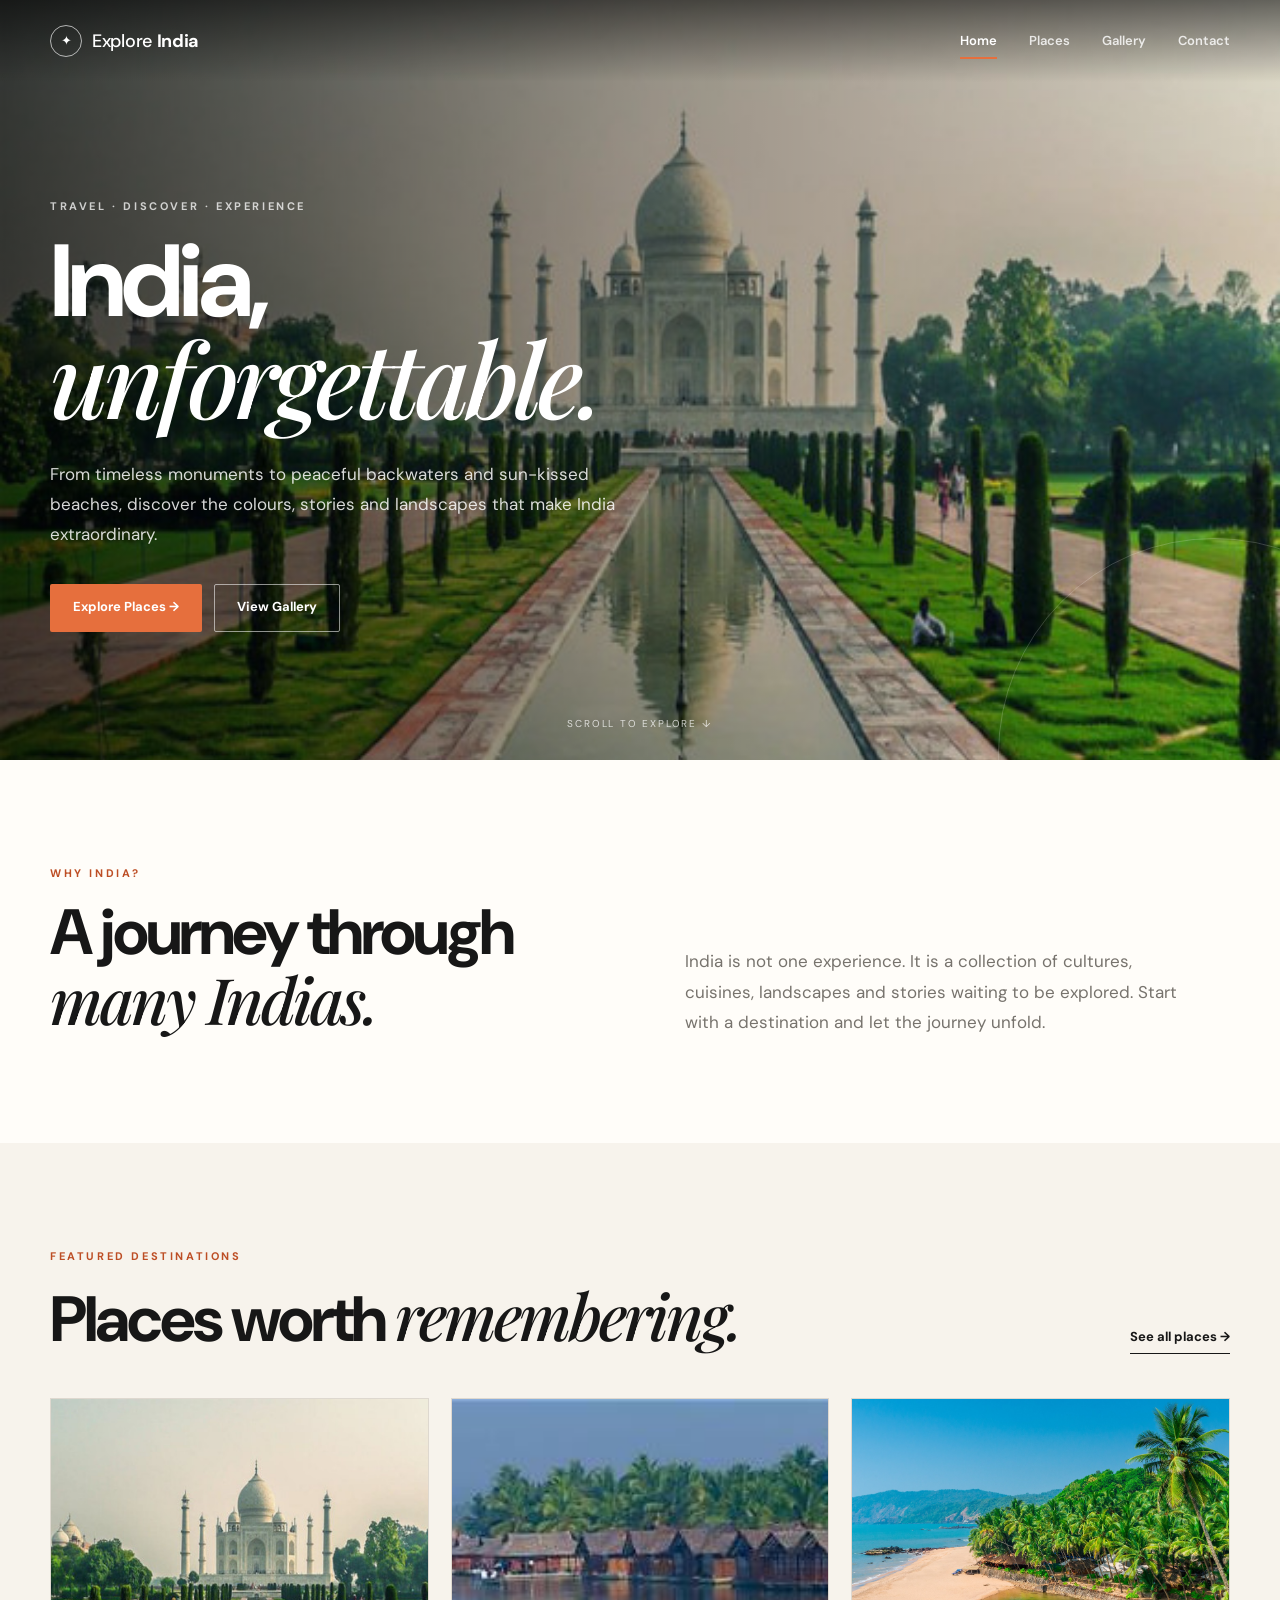
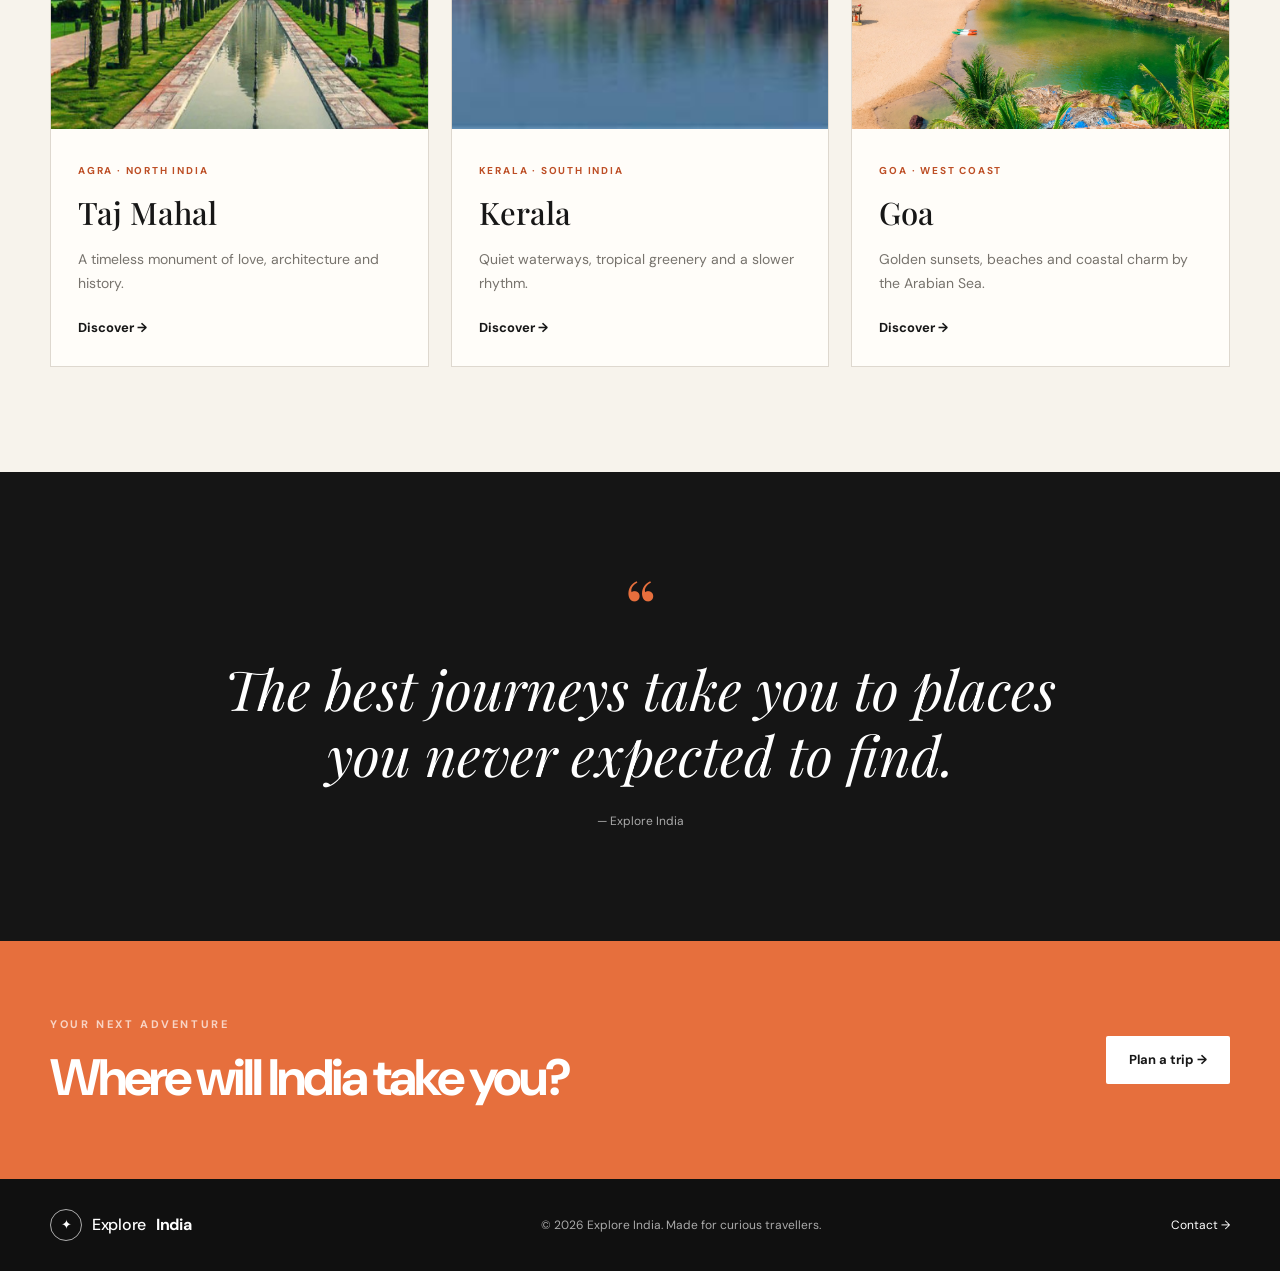
<file: index.html>
<!DOCTYPE html>
<html lang="en">
<head>
<meta charset="UTF-8">
<meta name="viewport" content="width=device-width, initial-scale=1.0">
<title>Explore India</title>
<link rel="stylesheet" href="css/style.css">
</head>
<body>

<header>
    <div class="navbar container">
        <a class="brand" href="index.html">
            <span class="brand-mark">✦</span>
            <span>Explore <strong>India</strong></span>
        </a>
        <button class="menu-toggle" aria-label="Open menu">☰</button>
        <nav class="nav-links">
            <a class="active" href="index.html">Home</a>
            <a href="places.html">Places</a>
            <a href="gallery.html">Gallery</a>
            <a href="contact.html">Contact</a>
        </nav>
    </div>
</header>

<main>
<section class="hero">
    <div class="hero-content container">
        <p class="eyebrow">TRAVEL · DISCOVER · EXPERIENCE</p>
        <h1>India,<br><em>unforgettable.</em></h1>
        <p class="hero-text">
            From timeless monuments to peaceful backwaters and sun-kissed beaches,
            discover the colours, stories and landscapes that make India extraordinary.
        </p>
        <div class="hero-actions">
            <a class="btn btn-primary" href="places.html">Explore Places →</a>
            <a class="btn btn-ghost" href="gallery.html">View Gallery</a>
        </div>
    </div>
    <div class="scroll-hint">Scroll to explore ↓</div>
</section>

<section class="intro section">
    <div class="container intro-grid">
        <div>
            <p class="eyebrow dark">WHY INDIA?</p>
            <h2>A journey through <em>many Indias.</em></h2>
        </div>
        <p class="intro-copy">
            India is not one experience. It is a collection of cultures, cuisines,
            landscapes and stories waiting to be explored. Start with a destination
            and let the journey unfold.
        </p>
    </div>
</section>

<section class="destinations section">
    <div class="container">
        <div class="section-heading">
            <div>
                <p class="eyebrow dark">FEATURED DESTINATIONS</p>
                <h2>Places worth <em>remembering.</em></h2>
            </div>
            <a class="text-link" href="places.html">See all places →</a>
        </div>

        <div class="destination-grid">
            <article class="destination-card">
                <div class="card-image"><img src="images/tajmahal.jpg" alt="Taj Mahal"></div>
                <div class="card-body">
                    <span>AGRA · NORTH INDIA</span>
                    <h3>Taj Mahal</h3>
                    <p>A timeless monument of love, architecture and history.</p>
                    <a href="places.html#agra">Discover →</a>
                </div>
            </article>

            <article class="destination-card">
                <div class="card-image"><img src="images/kerala.jpg" alt="Kerala backwaters"></div>
                <div class="card-body">
                    <span>KERALA · SOUTH INDIA</span>
                    <h3>Kerala</h3>
                    <p>Quiet waterways, tropical greenery and a slower rhythm.</p>
                    <a href="places.html#kerala">Discover →</a>
                </div>
            </article>

            <article class="destination-card">
                <div class="card-image"><img src="images/goa.jpeg" alt="Goa beach"></div>
                <div class="card-body">
                    <span>GOA · WEST COAST</span>
                    <h3>Goa</h3>
                    <p>Golden sunsets, beaches and coastal charm by the Arabian Sea.</p>
                    <a href="places.html#goa">Discover →</a>
                </div>
            </article>
        </div>
    </div>
</section>

<section class="quote-section">
    <div class="quote-box">
        <p class="quote-mark">“</p>
        <blockquote>The best journeys take you to places you never expected to find.</blockquote>
        <p>— Explore India</p>
    </div>
</section>

<section class="cta">
    <div class="container cta-box">
        <div>
            <p class="eyebrow">YOUR NEXT ADVENTURE</p>
            <h2>Where will India take you?</h2>
        </div>
        <a class="btn btn-light" href="contact.html">Plan a trip →</a>
    </div>
</section>
</main>

<footer class="footer">
    <div class="container footer-inner">
        <a class="brand footer-brand" href="index.html"><span class="brand-mark">✦</span> Explore <strong>India</strong></a>
        <p>© 2026 Explore India. Made for curious travellers.</p>
        <a href="contact.html">Contact →</a>
    </div>
</footer>

<script>
const toggle=document.querySelector('.menu-toggle');
const nav=document.querySelector('.nav-links');
if(toggle) toggle.addEventListener('click',()=>nav.classList.toggle('open'));
</script>
</body>
</html>
</file>
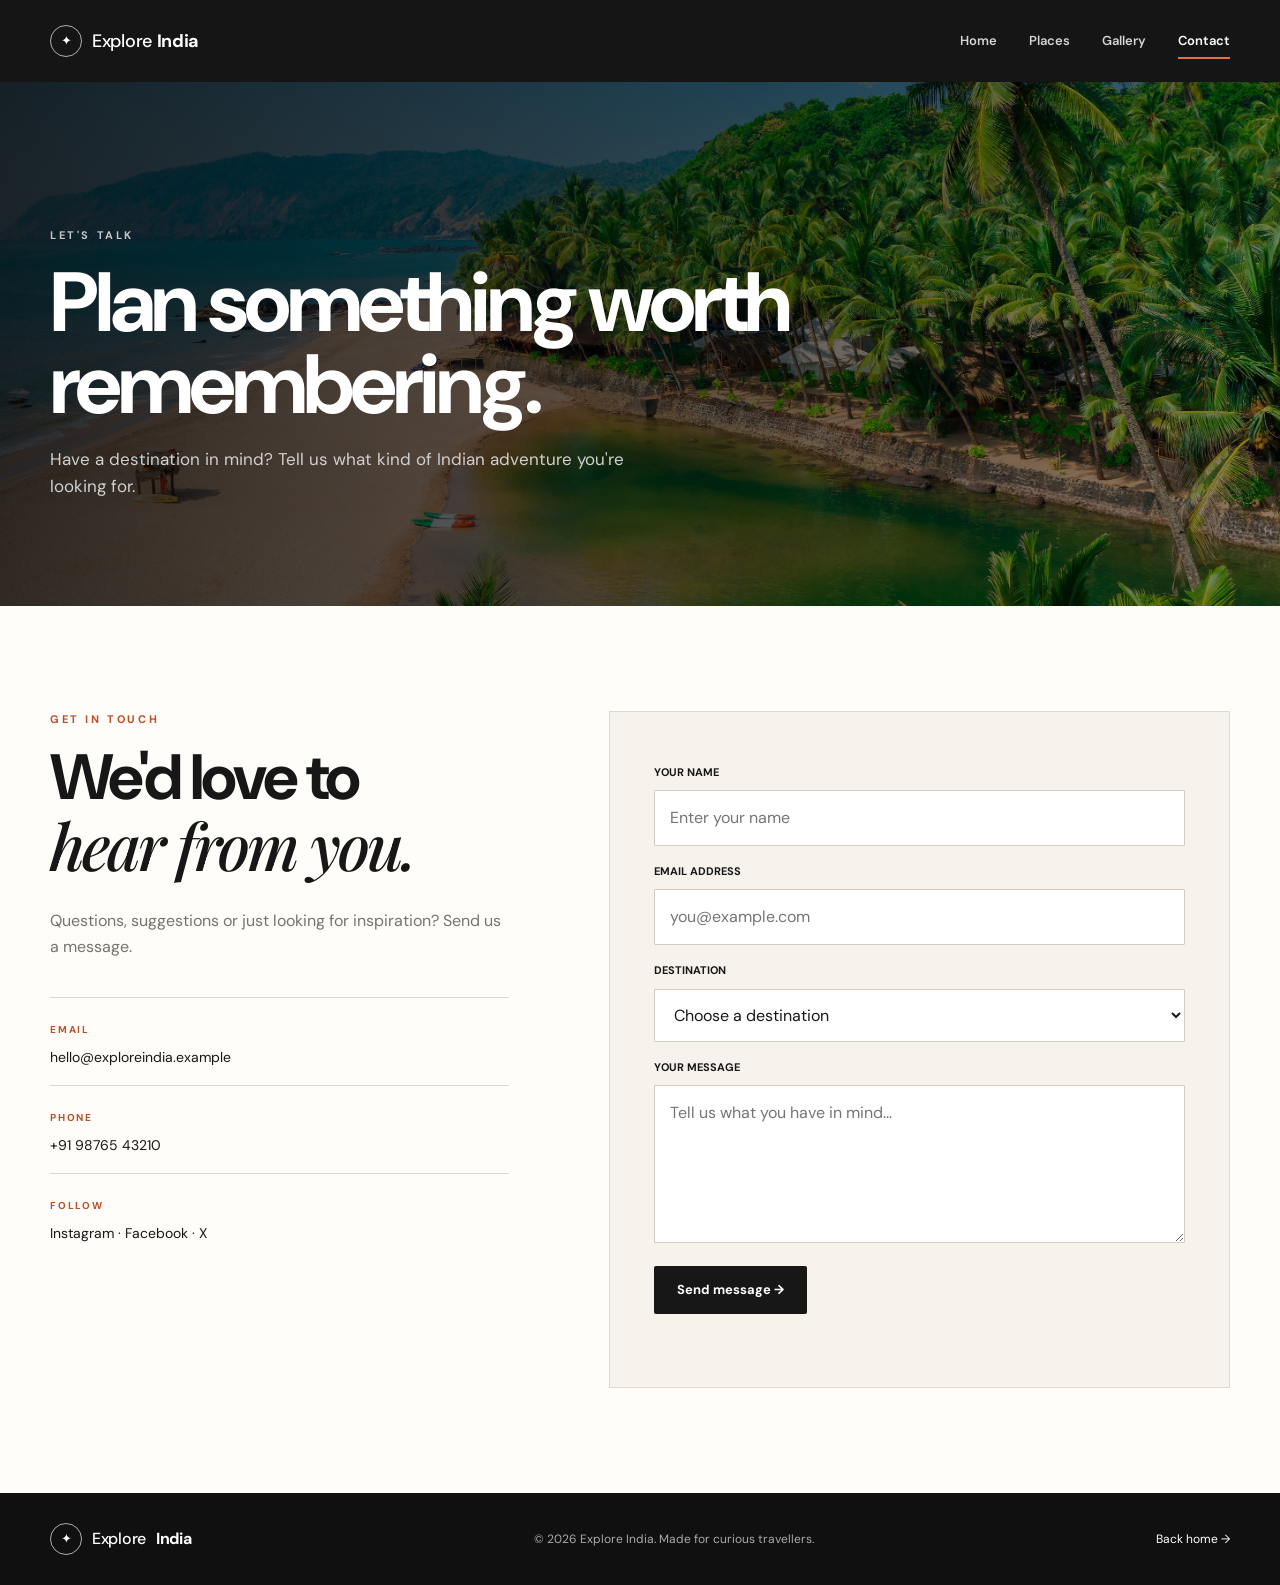
<file: contact.html>
<!DOCTYPE html>
<html lang="en">
<head>
<meta charset="UTF-8">
<meta name="viewport" content="width=device-width, initial-scale=1.0">
<title>Contact | Explore India</title>
<link rel="stylesheet" href="css/style.css">
</head>
<body>

<header class="site-header solid-header">
<div class="navbar container">
<a class="brand" href="index.html"><span class="brand-mark">✦</span><span>Explore <strong>India</strong></span></a>
<button class="menu-toggle" aria-label="Open menu">☰</button>
<nav class="nav-links">
<a href="index.html">Home</a>
<a href="places.html">Places</a>
<a href="gallery.html">Gallery</a>
<a class="active" href="contact.html">Contact</a>
</nav>
</div>
</header>

<main>
<section class="page-hero contact-hero">
<div class="container">
<p class="eyebrow">LET'S TALK</p>
<h1>Plan something worth remembering.</h1>
<p>Have a destination in mind? Tell us what kind of Indian adventure you're looking for.</p>
</div>
</section>

<section class="contact-section section">
<div class="container contact-grid">

<div class="contact-info">
<p class="eyebrow dark">GET IN TOUCH</p>
<h2>We'd love to<br><em>hear from you.</em></h2>
<p>Questions, suggestions or just looking for inspiration? Send us a message.</p>

<div class="contact-detail">
<span>EMAIL</span>
<a href="mailto:hello@exploreindia.example">hello@exploreindia.example</a>
</div>

<div class="contact-detail">
<span>PHONE</span>
<a href="tel:+919876543210">+91 98765 43210</a>
</div>

<div class="contact-detail">
<span>FOLLOW</span>
<p>Instagram · Facebook · X</p>
</div>
</div>

<form class="contact-form" id="contactForm">
<label for="name">YOUR NAME</label>
<input id="name" type="text" placeholder="Enter your name" required>

<label for="email">EMAIL ADDRESS</label>
<input id="email" type="email" placeholder="you@example.com" required>

<label for="destination">DESTINATION</label>
<select id="destination">
<option value="">Choose a destination</option>
<option>Agra</option>
<option>Kerala</option>
<option>Goa</option>
<option>Something else</option>
</select>

<label for="message">YOUR MESSAGE</label>
<textarea id="message" rows="5" placeholder="Tell us what you have in mind..." required></textarea>

<button class="btn btn-dark" type="submit">Send message →</button>
<p class="form-note" id="formMessage"></p>
</form>

</div>
</section>
</main>

<footer class="footer">
<div class="container footer-inner">
<a class="brand footer-brand" href="index.html"><span class="brand-mark">✦</span> Explore <strong>India</strong></a>
<p>© 2026 Explore India. Made for curious travellers.</p>
<a href="index.html">Back home →</a>
</div>
</footer>

<script>
const toggle=document.querySelector('.menu-toggle');
const nav=document.querySelector('.nav-links');
if(toggle) toggle.addEventListener('click',()=>nav.classList.toggle('open'));

const form=document.querySelector('#contactForm');
if(form){
  form.addEventListener('submit',function(e){
    e.preventDefault();
    document.querySelector('#formMessage').textContent='Thanks! Your message has been received for this demo.';
    form.reset();
  });
}
</script>
</body>
</html>
</file>
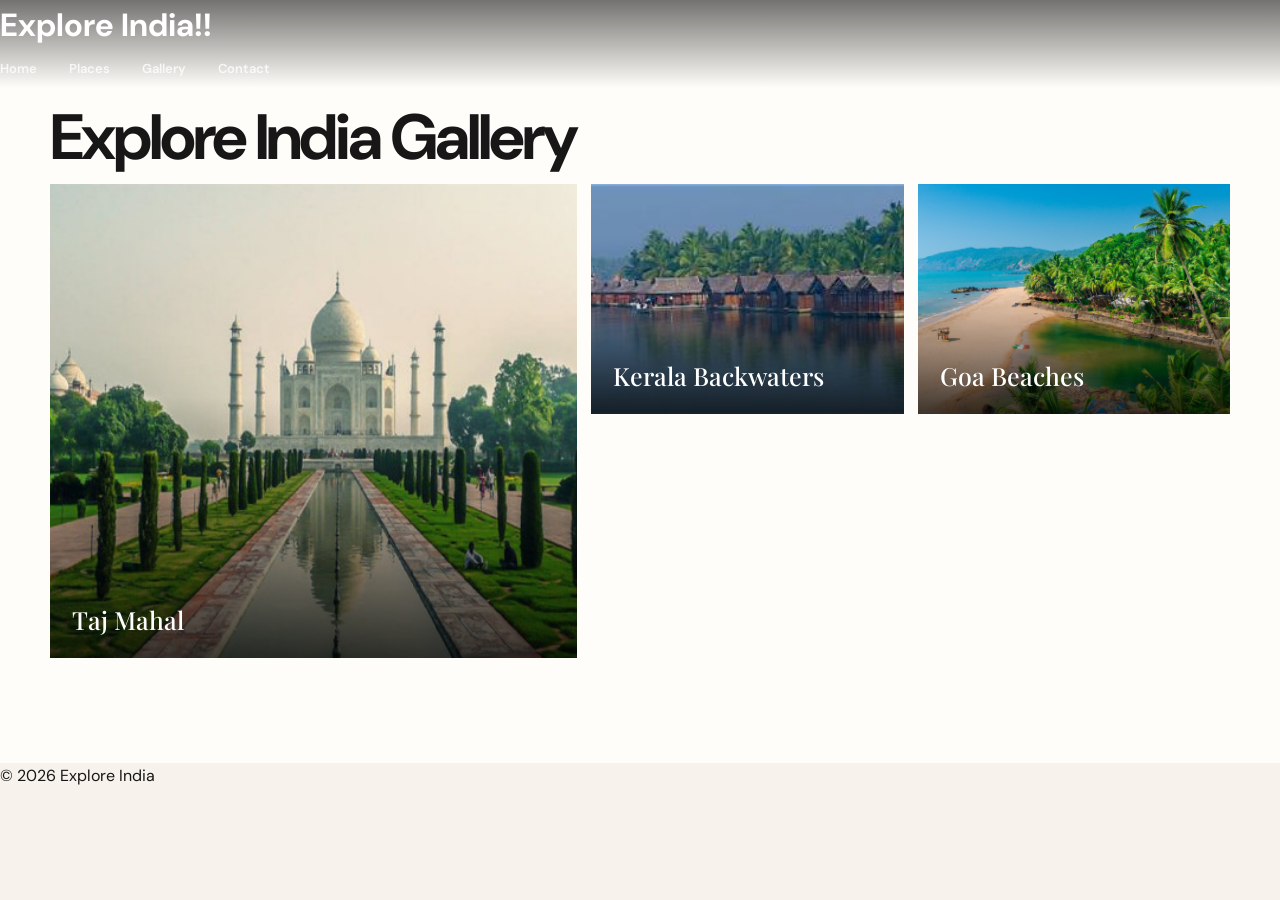
<file: gallery.html>
<!DOCTYPE html>
<html>

<head>
    <title><h1>Discover Incredible India - Gallery</h1></title>
    <link rel="stylesheet" href="./css/style.css">
</head>

<body>

<header>
    <h1>Explore India!!</h1>

    <nav>
        <a href="./index.html">Home</a>
        <a href="./index.html#places">Places</a>
        <a href="./gallery.html">Gallery</a>
        <a href="#">Contact</a>
    </nav>
</header>

<section class="gallery">
    <h2>Explore India Gallery</h2>

    <div class="gallery-container">

        <div class="gallery-card">
            <img src="./images/tajmahal.jpg" alt="Taj Mahal">
            <h3>Taj Mahal</h3>
        </div>

        <div class="gallery-card">
            <img src="./images/kerala.jpg" alt="Kerala Backwaters">
            <h3>Kerala Backwaters</h3>
        </div>

        <div class="gallery-card">
            <img src="./images/goa.jpeg" alt="Goa Beaches">
            <h3>Goa Beaches</h3>
        </div>

    </div>
</section>

<footer>
    <p>© 2026 Explore India</p>
</footer>

<script src="./scripts/script.js"></script>

</body>
</html>
</file>
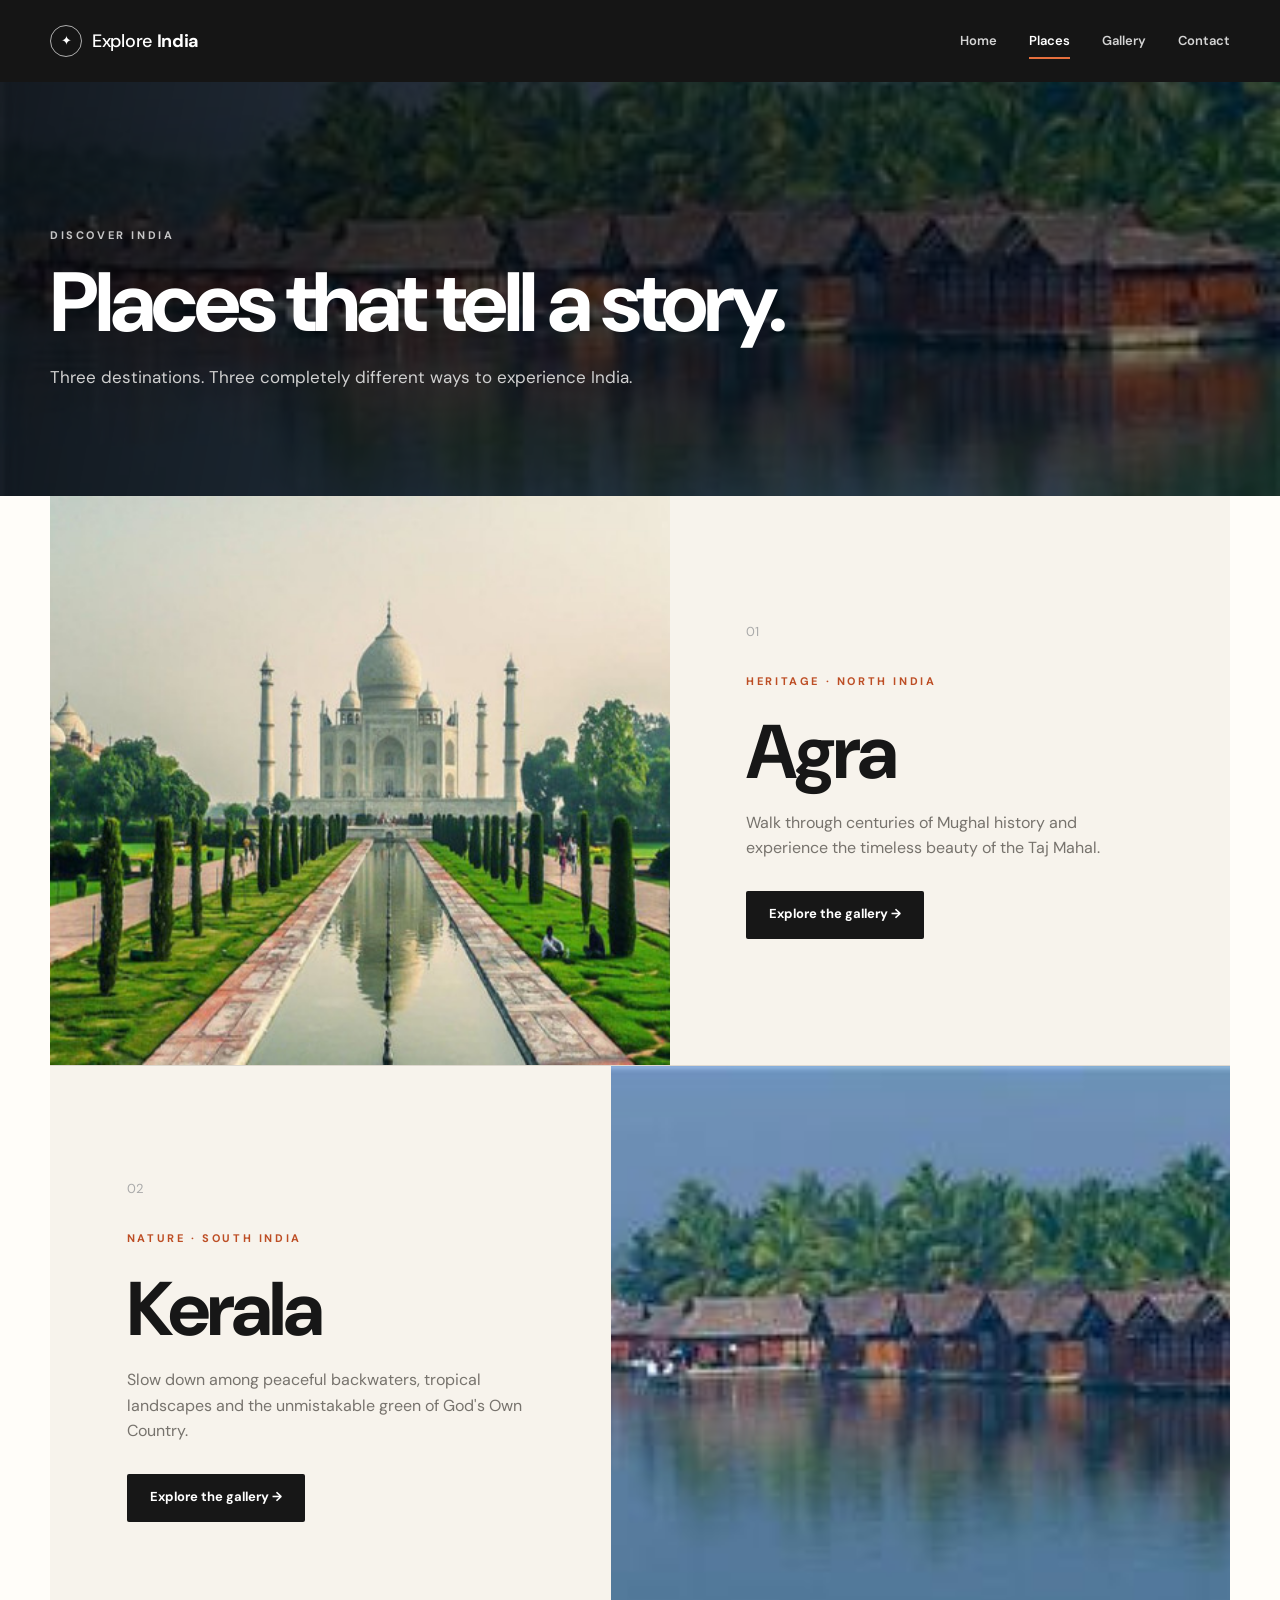
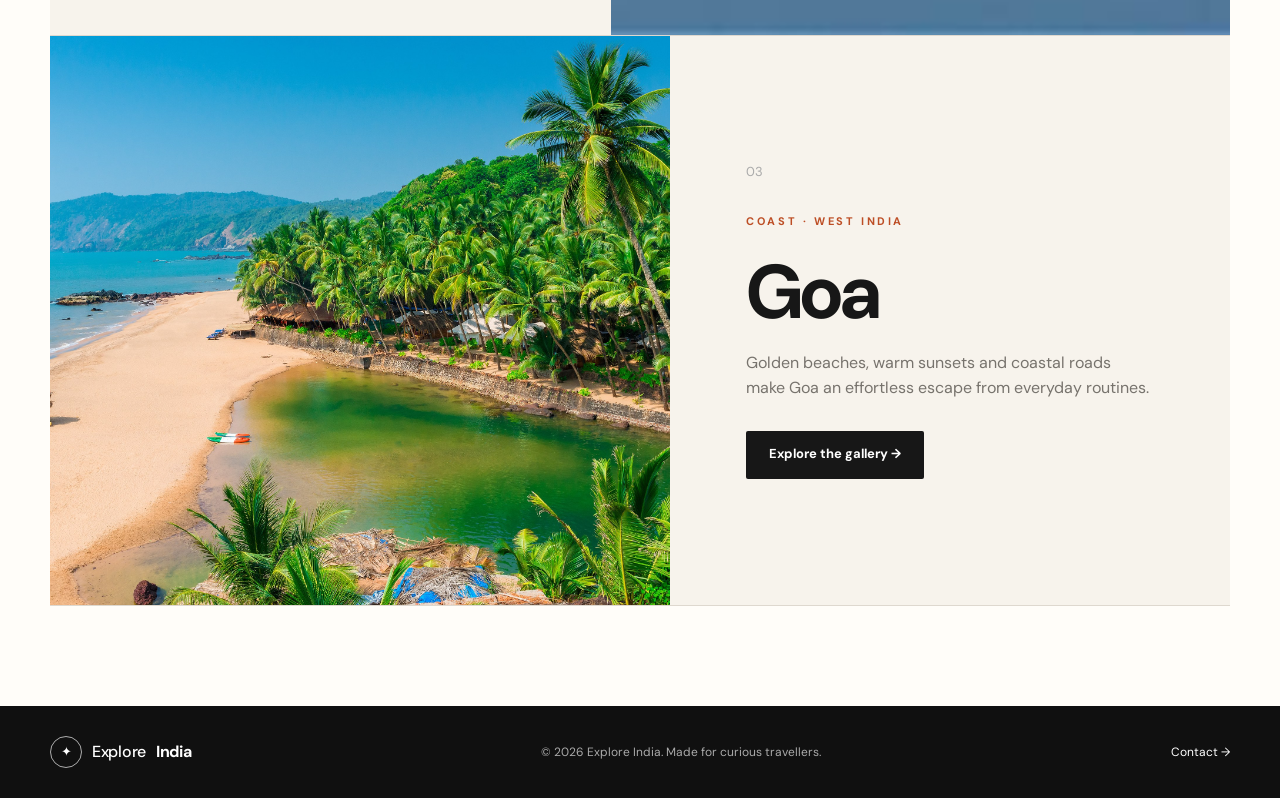
<file: places.html>
<!DOCTYPE html>
<html lang="en">
<head>
<meta charset="UTF-8">
<meta name="viewport" content="width=device-width, initial-scale=1.0">
<title>Places | Explore India</title>
<link rel="stylesheet" href="css/style.css">
</head>
<body>

<header class="site-header solid-header">
<div class="navbar container">
<a class="brand" href="index.html"><span class="brand-mark">✦</span><span>Explore <strong>India</strong></span></a>
<button class="menu-toggle" aria-label="Open menu">☰</button>
<nav class="nav-links">
<a href="index.html">Home</a>
<a class="active" href="places.html">Places</a>
<a href="gallery.html">Gallery</a>
<a href="contact.html">Contact</a>
</nav>
</div>
</header>

<main>
<section class="page-hero">
<div class="container">
<p class="eyebrow">DISCOVER INDIA</p>
<h1>Places that tell a story.</h1>
<p>Three destinations. Three completely different ways to experience India.</p>
</div>
</section>

<section class="places-list">
<div class="container">

<article class="place-feature" id="agra">
<div class="place-image"><img src="images/tajmahal.jpg" alt="Taj Mahal in Agra"></div>
<div class="place-content">
<span class="place-number">01</span>
<p class="eyebrow dark">HERITAGE · NORTH INDIA</p>
<h2>Agra</h2>
<p>Walk through centuries of Mughal history and experience the timeless beauty of the Taj Mahal.</p>
<a class="btn btn-dark" href="gallery.html">Explore the gallery →</a>
</div>
</article>

<article class="place-feature reverse" id="kerala">
<div class="place-image"><img src="images/kerala.jpg" alt="Kerala backwaters"></div>
<div class="place-content">
<span class="place-number">02</span>
<p class="eyebrow dark">NATURE · SOUTH INDIA</p>
<h2>Kerala</h2>
<p>Slow down among peaceful backwaters, tropical landscapes and the unmistakable green of God's Own Country.</p>
<a class="btn btn-dark" href="gallery.html">Explore the gallery →</a>
</div>
</article>

<article class="place-feature" id="goa">
<div class="place-image"><img src="images/goa.jpeg" alt="Goa beach"></div>
<div class="place-content">
<span class="place-number">03</span>
<p class="eyebrow dark">COAST · WEST INDIA</p>
<h2>Goa</h2>
<p>Golden beaches, warm sunsets and coastal roads make Goa an effortless escape from everyday routines.</p>
<a class="btn btn-dark" href="gallery.html">Explore the gallery →</a>
</div>
</article>

</div>
</section>
</main>

<footer class="footer">
<div class="container footer-inner">
<a class="brand footer-brand" href="index.html"><span class="brand-mark">✦</span> Explore <strong>India</strong></a>
<p>© 2026 Explore India. Made for curious travellers.</p>
<a href="contact.html">Contact →</a>
</div>
</footer>

<script>
const toggle=document.querySelector('.menu-toggle');
const nav=document.querySelector('.nav-links');
if(toggle) toggle.addEventListener('click',()=>nav.classList.toggle('open'));
</script>
</body>
</html>
</file>
<file: css/style.css>
@import url('https://fonts.googleapis.com/css2?family=DM+Sans:wght@400;500;600;700&family=Playfair+Display:ital,wght@0,500;0,600;1,500&display=swap');

:root{
    --bg:#f7f3ec;
    --paper:#fffdf9;
    --ink:#171717;
    --muted:#77736d;
    --line:#ded8cf;
    --accent:#e66f3d;
    --accent-dark:#bd4e25;
    --dark:#151515;
    --white:#ffffff;
    --max:1180px;
    --shadow:0 18px 50px rgba(22,20,17,.10);
}

*{box-sizing:border-box;margin:0;padding:0}

html{scroll-behavior:smooth}

body{
    font-family:"DM Sans",Arial,sans-serif;
    background:var(--bg);
    color:var(--ink);
    line-height:1.6;
    overflow-x:hidden;
}

img{
    width:100%;
    display:block;
    object-fit:cover;
}

a{color:inherit;text-decoration:none}

button,input,select,textarea{font:inherit}

.container{
    width:min(var(--max),calc(100% - 48px));
    margin-inline:auto;
}

/* =========================
   HEADER / NAVIGATION
========================= */

header,
.site-header{
    position:absolute;
    z-index:50;
    inset:0 0 auto;
    color:var(--white);
    background:linear-gradient(180deg,rgba(0,0,0,.55),transparent);
}

.solid-header{
    position:relative;
    background:var(--dark);
}

.navbar{
    min-height:82px;
    display:flex;
    align-items:center;
    justify-content:space-between;
    gap:30px;
}

.brand{
    display:inline-flex;
    align-items:center;
    gap:10px;
    font-size:18px;
    font-weight:500;
    letter-spacing:-.3px;
}

.brand strong{font-weight:700}

.brand-mark{
    width:32px;
    height:32px;
    border:1px solid rgba(255,255,255,.65);
    border-radius:50%;
    display:grid;
    place-items:center;
    font-size:13px;
}

nav,
.nav-links{
    display:flex;
    align-items:center;
    gap:32px;
}

nav a,
.nav-links a{
    position:relative;
    color:white;
    font-size:13px;
    font-weight:600;
    opacity:.82;
    padding:8px 0;
    transition:opacity .2s;
}

nav a:hover,
nav a.active,
.nav-links a:hover,
.nav-links a.active{opacity:1}

nav a.active::after,
.nav-links a.active::after{
    content:"";
    position:absolute;
    left:0;
    right:0;
    bottom:0;
    height:2px;
    background:var(--accent);
}

.menu-toggle{
    display:none;
    border:0;
    background:none;
    color:white;
    font-size:25px;
    cursor:pointer;
}

/* =========================
   HOME HERO
========================= */

.hero{
    min-height:760px;
    position:relative;
    display:flex;
    align-items:center;
    color:white;
    overflow:hidden;
    background:
        linear-gradient(90deg,rgba(0,0,0,.72) 0%,rgba(0,0,0,.34) 50%,rgba(0,0,0,.10) 100%),
        url("../images/tajmahal.jpg") center/cover no-repeat;
}

.hero::after{
    content:"";
    position:absolute;
    width:430px;
    height:430px;
    border:1px solid rgba(255,255,255,.18);
    border-radius:50%;
    right:-150px;
    bottom:-210px;
}

.hero-content{
    position:relative;
    z-index:2;
    padding-top:70px;
}

.eyebrow{
    color:rgba(255,255,255,.75);
    font-size:11px;
    font-weight:700;
    letter-spacing:2.6px;
    margin-bottom:17px;
}

.eyebrow.dark{color:var(--accent-dark)}

.hero h1{
    max-width:900px;
    font-size:clamp(58px,8vw,108px);
    line-height:.94;
    letter-spacing:-5px;
    font-weight:700;
    margin-bottom:28px;
}

.hero h1 em,
.hero h1 span{
    font-family:"Playfair Display",serif;
    font-weight:500;
    font-style:italic;
}

.hero-text{
    max-width:570px;
    color:rgba(255,255,255,.84);
    font-size:17px;
    line-height:1.75;
    margin-bottom:34px;
}

.hero-actions{
    display:flex;
    flex-wrap:wrap;
    gap:12px;
}

.btn,
button{
    display:inline-flex;
    align-items:center;
    justify-content:center;
    gap:12px;
    min-height:48px;
    padding:0 22px;
    border-radius:2px;
    border:1px solid transparent;
    font-size:13px;
    font-weight:700;
    cursor:pointer;
    transition:transform .2s,background .2s,color .2s,border-color .2s;
}

.btn:hover,
button:hover{transform:translateY(-2px)}

.btn-primary{
    background:var(--accent);
    color:white;
}

.btn-primary:hover{background:var(--accent-dark)}

.btn-ghost{
    border-color:rgba(255,255,255,.55);
    color:white;
    background:transparent;
}

.btn-ghost:hover{background:white;color:var(--ink)}

.btn-dark{
    background:var(--ink);
    color:white;
}

.btn-dark:hover{background:var(--accent)}

.btn-light{
    background:white;
    color:var(--ink);
}

.btn-light:hover{background:var(--ink);color:white}

.scroll-hint{
    position:absolute;
    z-index:3;
    bottom:28px;
    left:50%;
    transform:translateX(-50%);
    text-transform:uppercase;
    letter-spacing:1.8px;
    font-size:10px;
    opacity:.75;
}

/* =========================
   GENERAL SECTIONS
========================= */

section{
    position:relative;
}

.section{padding:105px 0}

.intro{
    background:var(--paper);
}

.intro-grid{
    display:grid;
    grid-template-columns:1fr 1fr;
    gap:90px;
    align-items:end;
}

h2{
    font-size:clamp(38px,5vw,64px);
    line-height:1.04;
    letter-spacing:-3px;
}

h2 em{
    font-family:"Playfair Display",serif;
    font-weight:500;
}

.intro-copy{
    max-width:520px;
    color:var(--muted);
    font-size:17px;
    line-height:1.8;
}

/* =========================
   EXISTING PLACES / CARDS
   Also works with original
   .places and .card classes
========================= */

.places{
    display:grid;
    grid-template-columns:repeat(3,1fr);
    gap:22px;
    width:min(var(--max),calc(100% - 48px));
    margin:45px auto;
}

.card{
    width:auto;
    padding:0;
    overflow:hidden;
    background:var(--paper);
    border:1px solid var(--line);
    border-radius:0;
    box-shadow:none;
    transition:transform .3s,box-shadow .3s;
}

.card:hover{
    transform:translateY(-8px);
    box-shadow:var(--shadow);
}

.card img{
    height:280px;
    transition:transform .5s;
}

.card:hover img{transform:scale(1.04)}

.card h3{
    font-family:"Playfair Display",serif;
    font-size:30px;
    font-weight:500;
    padding:25px 25px 5px;
}

.card p{
    color:var(--muted);
    padding:0 25px 25px;
}

/* =========================
   FEATURED DESTINATIONS
========================= */

.destinations{
    background:var(--bg);
}

.section-heading{
    display:flex;
    align-items:end;
    justify-content:space-between;
    gap:30px;
    margin-bottom:44px;
}

.text-link{
    font-size:13px;
    font-weight:700;
    border-bottom:1px solid var(--ink);
    padding-bottom:5px;
}

.destination-grid{
    display:grid;
    grid-template-columns:repeat(3,1fr);
    gap:22px;
}

.destination-card{
    background:var(--paper);
    border:1px solid var(--line);
    overflow:hidden;
    transition:transform .3s,box-shadow .3s;
}

.destination-card:hover{
    transform:translateY(-8px);
    box-shadow:var(--shadow);
}

.card-image{
    height:330px;
    overflow:hidden;
}

.card-image img{
    height:100%;
    transition:transform .6s;
}

.destination-card:hover .card-image img{
    transform:scale(1.06);
}

.card-body{padding:27px}

.card-body>span{
    color:var(--accent-dark);
    font-size:10px;
    font-weight:700;
    letter-spacing:1.8px;
}

.card-body h3{
    font-family:"Playfair Display",serif;
    font-size:31px;
    font-weight:500;
    margin:7px 0 10px;
}

.card-body p{
    color:var(--muted);
    font-size:14px;
    line-height:1.7;
    margin-bottom:18px;
}

.card-body a{
    font-size:13px;
    font-weight:700;
}

/* =========================
   GALLERY
========================= */

.gallery{
    padding:105px 0;
    text-align:left;
    background:var(--paper);
}

.gallery>h2{
    width:min(var(--max),calc(100% - 48px));
    margin:0 auto 12px;
}

.gallery>p{
    width:min(var(--max),calc(100% - 48px));
    margin:0 auto 45px;
    color:var(--muted);
}

.gallery-container{
    width:min(var(--max),calc(100% - 48px));
    margin:auto;
    display:grid;
    grid-template-columns:1.35fr .8fr .8fr;
    grid-auto-rows:230px;
    gap:14px;
}

.gallery-card{
    width:auto;
    height:100%;
    position:relative;
    overflow:hidden;
    border-radius:0;
    background:#222;
    box-shadow:none;
}

.gallery-card:first-child{
    grid-row:span 2;
}

.gallery-card img{
    width:100%;
    height:100%;
    object-fit:cover;
    transition:transform .6s,filter .4s;
}

.gallery-card::after{
    content:"";
    position:absolute;
    inset:0;
    background:linear-gradient(180deg,transparent 45%,rgba(0,0,0,.75));
}

.gallery-card:hover img{
    transform:scale(1.06);
    filter:saturate(1.08);
}

.gallery-card h3{
    position:absolute;
    z-index:2;
    left:22px;
    bottom:18px;
    color:white;
    padding:0;
    margin:0;
    font-family:"Playfair Display",serif;
    font-size:25px;
    font-weight:500;
}

/* =========================
   QUOTE / CTA
========================= */

.quote-section{
    padding:110px 0;
    background:var(--dark);
    color:white;
}

.quote-box{
    width:min(850px,calc(100% - 48px));
    margin:auto;
    text-align:center;
}

.quote-mark{
    color:var(--accent);
    font-family:"Playfair Display",serif;
    font-size:80px;
    line-height:.6;
}

blockquote{
    font-family:"Playfair Display",serif;
    font-style:italic;
    font-size:clamp(32px,5vw,55px);
    line-height:1.2;
    margin:25px 0;
}

.quote-box>p:last-child{
    color:#aaa;
    font-size:12px;
}

.cta{
    background:var(--accent);
    color:white;
    padding:75px 0;
}

.cta-box{
    display:flex;
    justify-content:space-between;
    align-items:center;
    gap:30px;
}

.cta .eyebrow{color:rgba(255,255,255,.7)}

.cta h2{font-size:clamp(36px,4vw,54px)}

/* =========================
   PLACES PAGE
========================= */

.page-hero{
    background:
        linear-gradient(100deg,rgba(0,0,0,.82),rgba(0,0,0,.38)),
        url("../images/kerala.jpg") center/cover;
    color:white;
    padding:145px 0 105px;
}

.page-hero h1{
    max-width:900px;
    font-size:clamp(50px,7vw,84px);
    line-height:.98;
    letter-spacing:-4px;
    margin-bottom:20px;
}

.page-hero> .container>p:last-child{
    max-width:590px;
    color:#d0d0d0;
    font-size:17px;
}

.places-list{
    background:var(--paper);
    padding:0 0 100px;
}

.place-feature{
    display:grid;
    grid-template-columns:1.05fr .95fr;
    min-height:570px;
    border-bottom:1px solid var(--line);
}

.place-feature.reverse{
    grid-template-columns:.95fr 1.05fr;
}

.place-feature.reverse .place-image{order:2}
.place-feature.reverse .place-content{order:1}

.place-image{
    min-height:500px;
    overflow:hidden;
}

.place-image img{
    height:100%;
    transition:transform .7s;
}

.place-feature:hover .place-image img{transform:scale(1.03)}

.place-content{
    padding:70px clamp(35px,6vw,90px);
    display:flex;
    flex-direction:column;
    justify-content:center;
    background:var(--bg);
}

.place-number{
    color:#aaa!important;
    font-size:13px!important;
    margin-bottom:30px;
}

.place-content h2{
    font-size:clamp(52px,6vw,76px);
    margin:5px 0 18px;
}

.place-content>p:not(.eyebrow):not(.place-number){
    max-width:510px;
    color:var(--muted);
    margin-bottom:30px;
}

.place-content .btn{align-self:flex-start}

/* =========================
   CONTACT PAGE
========================= */

.contact-hero{
    background:
        linear-gradient(100deg,rgba(0,0,0,.83),rgba(0,0,0,.42)),
        url("../images/goa.jpeg") center/cover;
}

.contact-section{
    background:var(--paper);
}

.contact-grid{
    display:grid;
    grid-template-columns:.85fr 1.15fr;
    gap:100px;
}

.contact-info h2{margin-bottom:25px}

.contact-info>p:not(.eyebrow){
    max-width:470px;
    color:var(--muted);
    margin-bottom:38px;
}

.contact-detail{
    border-top:1px solid var(--line);
    padding:17px 0;
}

.contact-detail>span{
    color:var(--accent-dark);
    font-size:10px;
    font-weight:700;
    letter-spacing:1.8px;
}

.contact-detail a,
.contact-detail p{
    display:block;
    margin-top:5px;
    font-size:14px;
}

.contact-form{
    padding:44px;
    background:var(--bg);
    border:1px solid var(--line);
    display:grid;
    gap:9px;
}

.contact-form label{
    font-size:11px;
    font-weight:700;
    margin-top:8px;
}

.contact-form input,
.contact-form select,
.contact-form textarea{
    width:100%;
    border:1px solid #d1cbc1;
    background:white;
    padding:14px 15px;
    border-radius:1px;
    outline:none;
    color:var(--ink);
}

.contact-form input:focus,
.contact-form select:focus,
.contact-form textarea:focus{
    border-color:var(--accent);
    box-shadow:0 0 0 3px rgba(230,111,61,.10);
}

.contact-form textarea{resize:vertical}

.contact-form .btn{
    justify-self:start;
    margin-top:14px;
}

.form-note{
    color:var(--accent-dark);
    font-size:12px;
    min-height:20px;
}

/* =========================
   FOOTER
========================= */

.footer{
    background:#101010;
    color:#aaa;
    padding:30px 0;
    font-size:12px;
}

.footer-inner{
    display:flex;
    justify-content:space-between;
    align-items:center;
    gap:20px;
}

.footer-brand{color:white;font-size:16px}
.footer-inner a:last-child{color:white}

/* =========================
   MOBILE
========================= */

@media(max-width:850px){

    .container{width:min(var(--max),calc(100% - 32px))}

    .navbar{min-height:72px}

    .menu-toggle{display:block}

    nav,
    .nav-links{
        display:none;
        position:absolute;
        top:72px;
        left:16px;
        right:16px;
        padding:15px;
        flex-direction:column;
        align-items:stretch;
        gap:3px;
        background:var(--dark);
    }

    nav.open,
    .nav-links.open{display:flex}

    nav a,
    .nav-links a{padding:12px}

    .hero{min-height:680px}

    .hero h1{
        font-size:clamp(52px,15vw,80px);
        letter-spacing:-3px;
    }

    .hero-text{font-size:15px}

    .intro-grid,
    .contact-grid{
        grid-template-columns:1fr;
        gap:45px;
    }

    .destination-grid,
    .places{
        grid-template-columns:1fr;
    }

    .section-heading{
        align-items:flex-start;
        flex-direction:column;
    }

    .place-feature,
    .place-feature.reverse{
        grid-template-columns:1fr;
    }

    .place-feature.reverse .place-image,
    .place-feature.reverse .place-content{
        order:initial;
    }

    .place-image{min-height:360px}

    .place-content{padding:55px 30px}

    .gallery-container{
        grid-template-columns:1fr 1fr;
        grid-auto-rows:220px;
    }

    .gallery-card:first-child{grid-row:span 1}

    .cta-box,
    .footer-inner{
        flex-direction:column;
        align-items:flex-start;
    }
}

@media(max-width:520px){

    .section,
    .gallery{padding:75px 0}

    .page-hero{padding:105px 0 75px}

    .page-hero h1{letter-spacing:-3px}

    .gallery-container{
        grid-template-columns:1fr;
        grid-auto-rows:260px;
    }

    .contact-form{padding:28px}

    .card-image{height:260px}

    .hero-actions .btn{width:100%}
}
</file>
